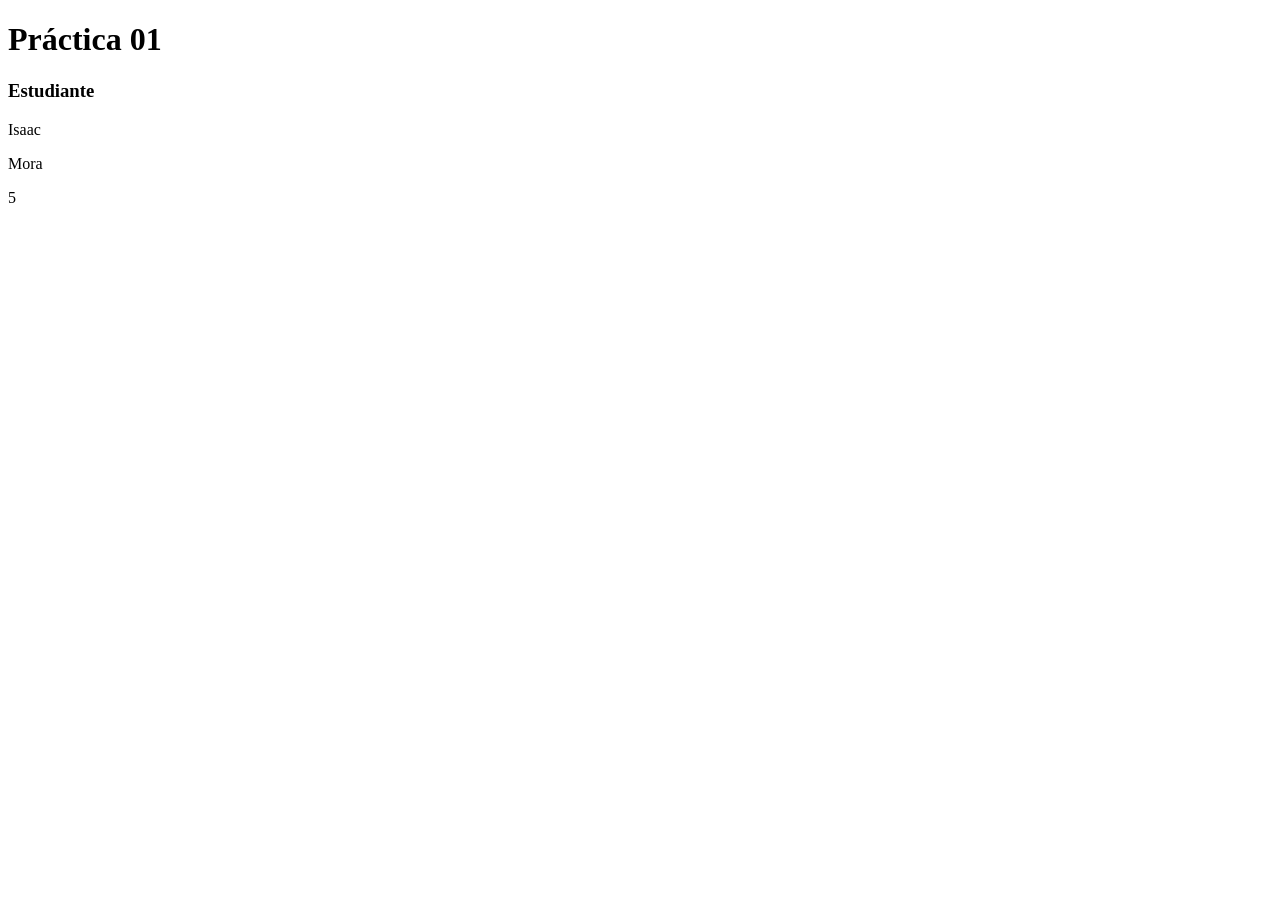
<file: 01-sintaxis/index.html>
<!DOCTYPE html>
<html lang="es">
<head>
    <meta charset="UTF-8">
    <meta name="viewport" content="width=device-width, initial-scale=1.0">
    <title>01-Sintaxis</title>
    <script src="js/app.js" defer></script>
</head>
<body>
    <h1>Práctica 01</h1>
    <section id="info">
        <div class="card">
            <h3>Estudiante</h3>
            <p id="nombre"></p>
            <p id="apellido"></p>
            <p id="ciclo"></p>
        </div>
    </section>
</body>
</html>
</file>
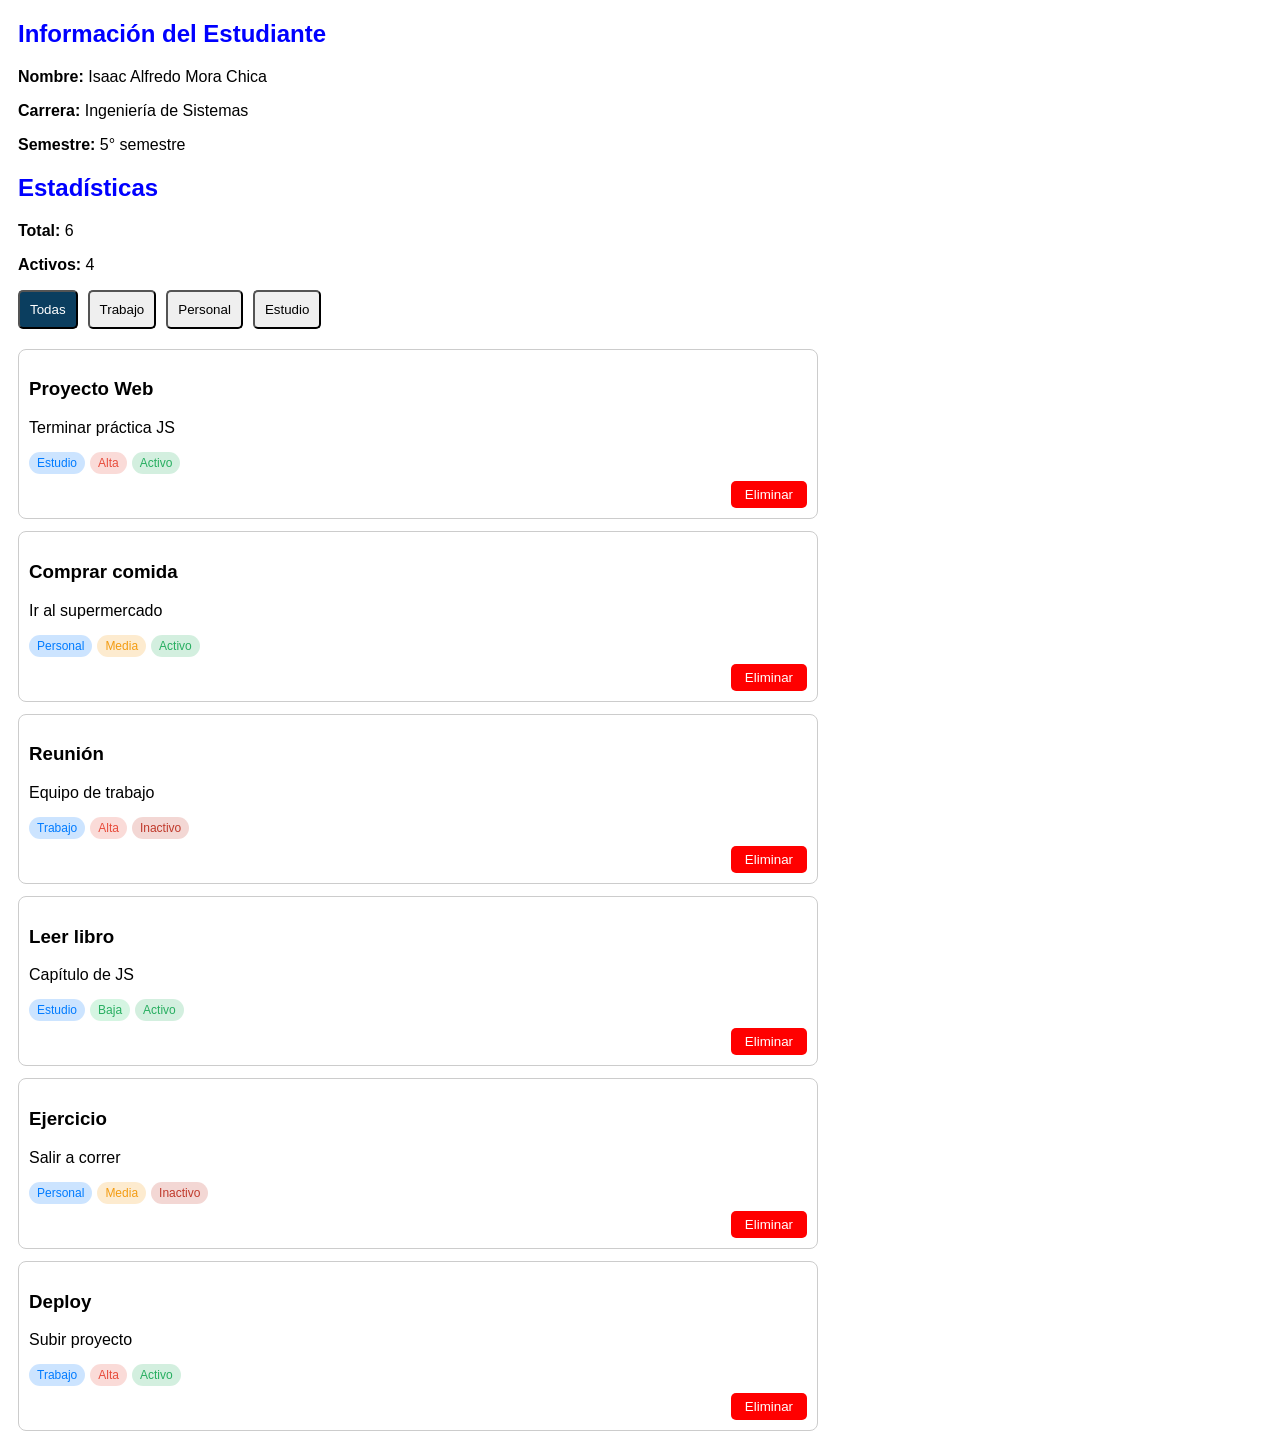
<file: 02-dom-basico/index.html>
<!DOCTYPE html>
<html lang="es">

<head>
    <meta charset="UTF-8">
    <meta name="viewport" content="width=device-width, initial-scale=1.0">
    <title>Práctica 2 - DOM</title>
    <script src="js/app.js" defer></script>
    <link rel="stylesheet" href="css/styles.css">

<body>
    <div id="app">

        <div class="info-estudiante">
            <h2>Información del Estudiante</h2>
            <p><strong>Nombre:</strong> <span id="estudiante-nombre"></span></p>
            <p><strong>Carrera:</strong> <span id="estudiante-carrera"></span></p>
            <p><strong>Semestre:</strong> <span id="estudiante-semestre"></span></p>
        </div>

        <div class="estadisticas">
            <h2>Estadísticas</h2>
            <p><strong>Total:</strong> <span id="total-elementos"></span></p>
            <p><strong>Activos:</strong> <span id="elementos-activos"></span></p>
        </div>

        <div class="filtros">
            <button class="btn-filtro btn-filtro-activo" data-categoria="todas">Todas</button>
            <button class="btn-filtro" data-categoria="Trabajo">Trabajo</button>
            <button class="btn-filtro" data-categoria="Personal">Personal</button>
            <button class="btn-filtro" data-categoria="Estudio">Estudio</button>
        </div>

        <div id="contenedor-lista">

            <!-- Las tarjetas se insertarán aquí -->
        </div>

    </div>

    
</body>

</html>
</file>
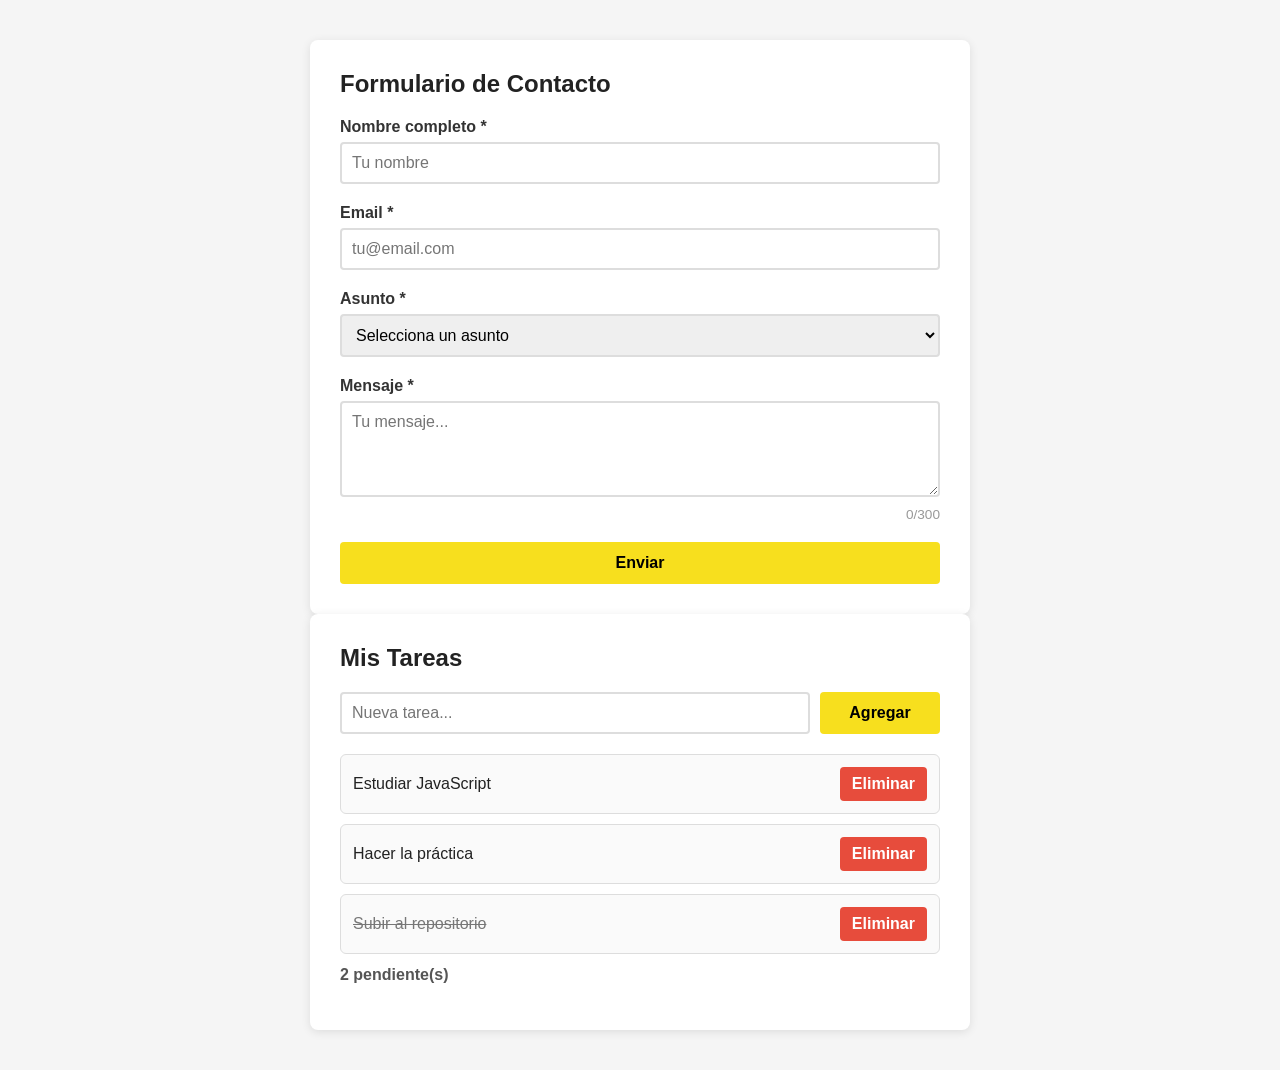
<file: 03-eventos/index.html>
<!DOCTYPE html>
<html lang="es">

<head>
    <meta charset="UTF-8">
    <meta name="viewport" content="width=device-width, initial-scale=1.0">
    <title>Práctica 3 - Eventos</title>
    <link rel="stylesheet" href="css/styles.css">
    <script src="js/app.js" defer></script>
</head>

<body>
    <section class="container">
        <h1>Formulario de Contacto</h1>

        <form id="formulario" novalidate>
            <div class="form-group">
                <label for="nombre">Nombre completo *</label>
                <input type="text" id="nombre" placeholder="Tu nombre">
                <p class="error-msg" id="error-nombre">El nombre es obligatorio y debe tener al menos 3 caracteres</p>
            </div>

            <div class="form-group">
                <label for="email">Email *</label>
                <input type="email" id="email" placeholder="tu@email.com">
                <p class="error-msg" id="error-email">Ingresa un email válido</p>
            </div>

            <div class="form-group">
                <label for="asunto">Asunto *</label>
                <select id="asunto">
                    <option value="">Selecciona un asunto</option>
                    <option value="consulta">Consulta general</option>
                    <option value="soporte">Soporte técnico</option>
                    <option value="sugerencia">Sugerencia</option>
                </select>
                <p class="error-msg" id="error-asunto">Selecciona un asunto</p>
            </div>

            <div class="form-group">
                <label for="mensaje">Mensaje *</label>
                <textarea id="mensaje" rows="4" maxlength="300" placeholder="Tu mensaje..."></textarea>
                <p class="char-count"><span id="chars">0</span>/300</p>
                <p class="error-msg" id="error-mensaje">El mensaje debe tener al menos 10 caracteres</p>
            </div>

            <button type="submit">Enviar</button>
        </form>

        <div id="resultado"></div>
    </section>

    <!-- SECCIÓN 2: TAREAS -->
    <section class="container">
        <h2>Mis Tareas</h2>

        <div class="input-group">
            <input type="text" id="nueva-tarea" placeholder="Nueva tarea...">
            <button type="button" id="btn-agregar" data-action="agregar">Agregar</button>
        </div>

        <ul id="lista-tareas"></ul>
        <p id="contador-tareas">0 pendiente(s)</p>
    </section>
</body>

</html>
</file>
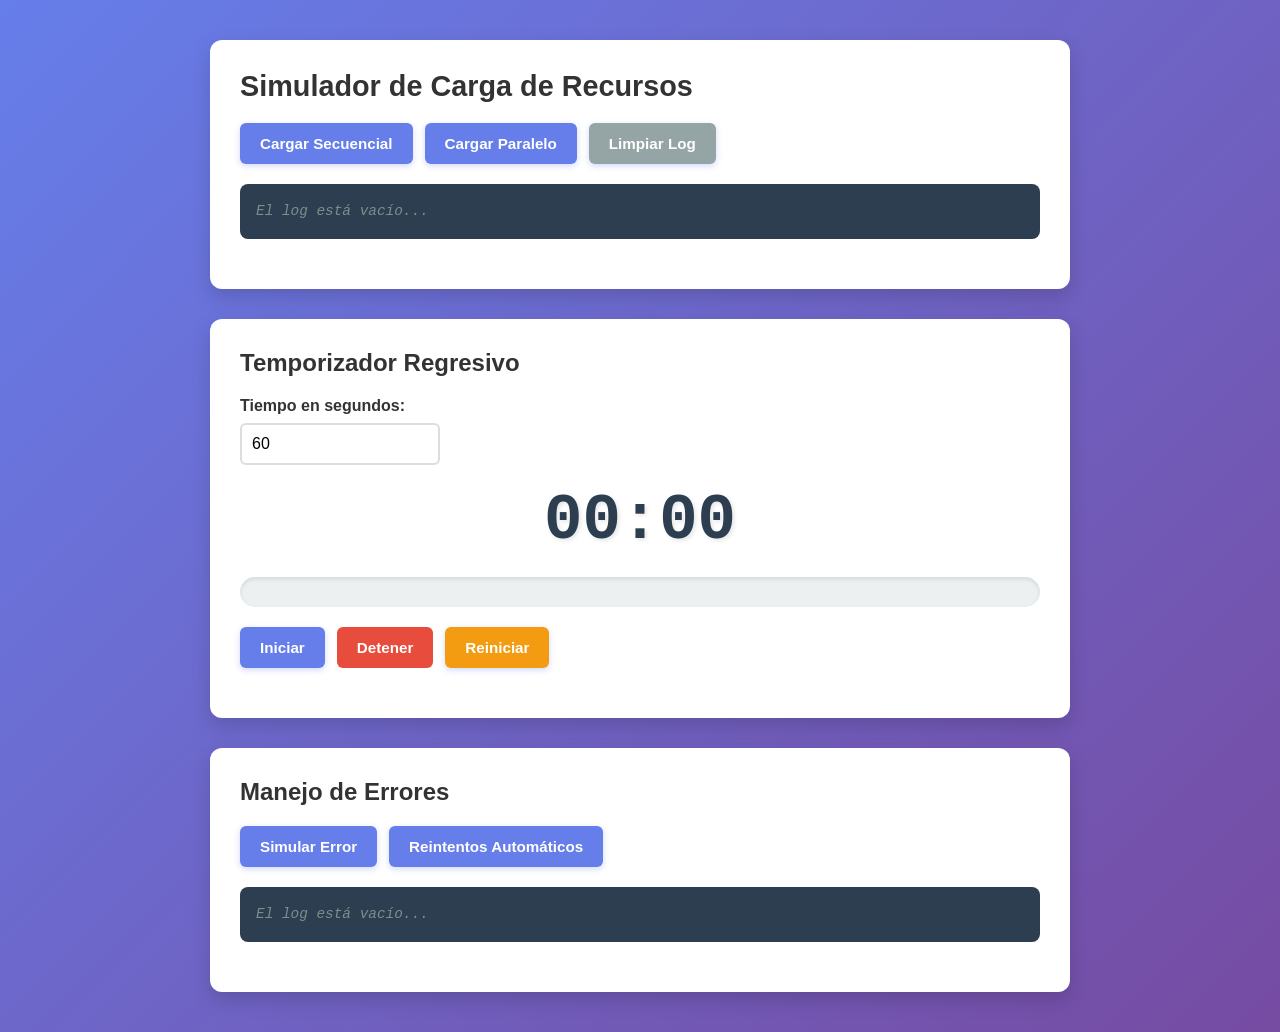
<file: 05-asincronía/index.html>
<!DOCTYPE html>
<html lang="es">
<head>
  <meta charset="UTF-8">
  <meta name="viewport" content="width=device-width, initial-scale=1.0">
  <title>Práctica 5 - Asincronía</title>
  <link rel="stylesheet" href="css/styles.css">
</head>
<body>
  <main class="page">
    <!-- SECCIÓN 1: CARGA SECUENCIAL VS PARALELA -->
    <section class="container">
      <h1>Simulador de Carga de Recursos</h1>
      
      <div class="button-group">
        <button type="button" id="btn-secuencial">Cargar Secuencial</button>
        <button type="button" id="btn-paralelo">Cargar Paralelo</button>
        <button type="button" id="btn-limpiar">Limpiar Log</button>
      </div>

      <div id="log" class="log"></div>
      
      <div id="resultados" class="resultados"></div>
    </section>

    <!-- SECCIÓN 2: TEMPORIZADOR -->
    <section class="container">
      <h2>Temporizador Regresivo</h2>

      <div class="form-group">
        <label for="input-tiempo">Tiempo en segundos:</label>
        <input type="number" id="input-tiempo" value="60" min="1" max="600">
      </div>

      <div id="display" class="display">00:00</div>

      <div class="progress-container">
        <div id="barra-progreso" class="progress-bar"></div>
      </div>

      <div class="button-group">
        <button type="button" id="btn-iniciar">Iniciar</button>
        <button type="button" id="btn-detener">Detener</button>
        <button type="button" id="btn-reiniciar">Reiniciar</button>
      </div>
    </section>

    <!-- SECCIÓN 3: MANEJO DE ERRORES -->
    <section class="container">
      <h2>Manejo de Errores</h2>

      <div class="button-group">
        <button type="button" id="btn-error">Simular Error</button>
        <button type="button" id="btn-reintentos">Reintentos Automáticos</button>
      </div>

      <div id="log-errores" class="log"></div>
    </section>
  </main>

  <script defer src="js/app.js"></script>
</body>
</html>
</file>
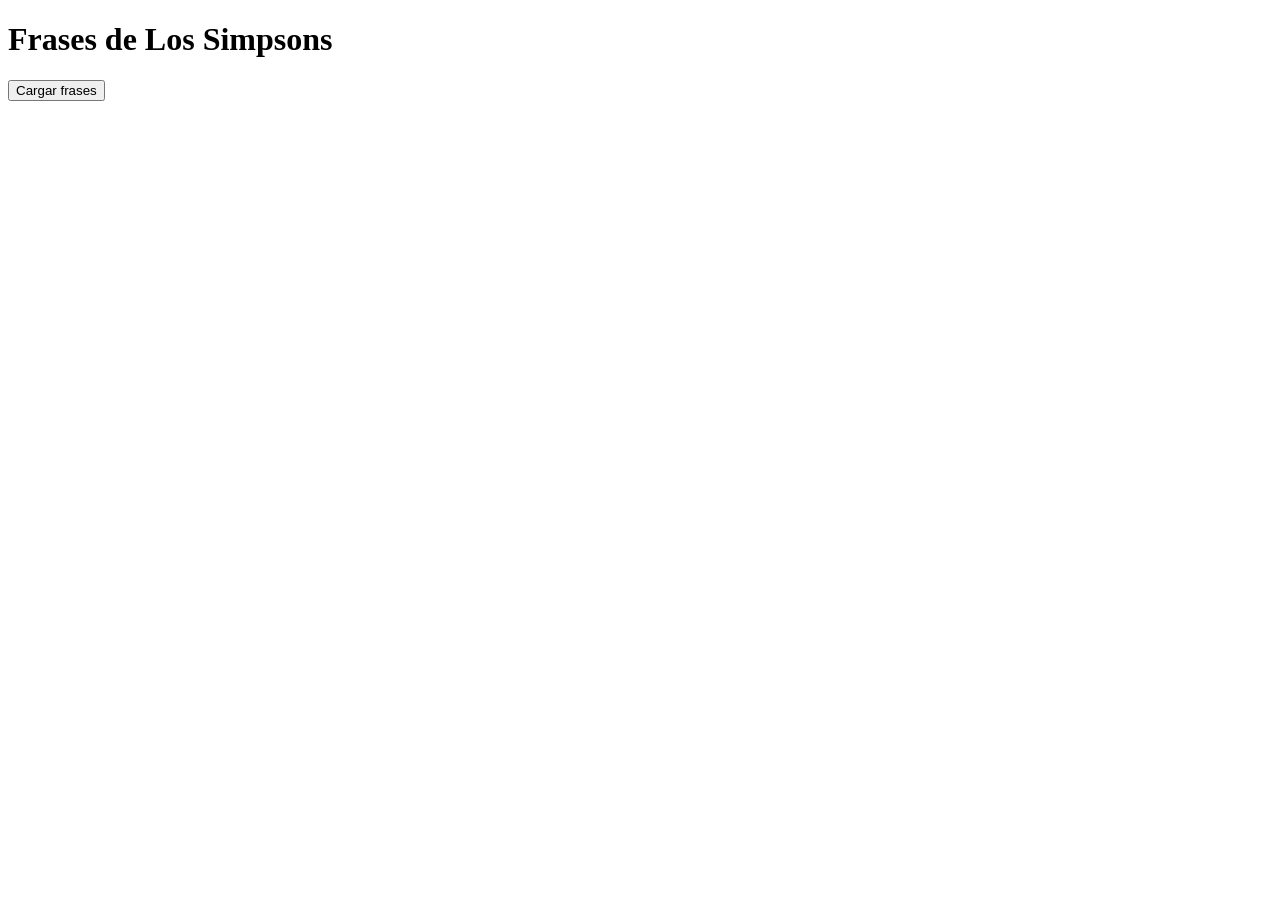
<file: 06-fetch-api-ejemplo/index.html>
<!DOCTYPE html>
<html lang="es">
<head>
  <meta charset="UTF-8">
  <title>Fetch Simpsons</title>
  <link rel="stylesheet" href="styles.css">
</head>
<body>

  <h1>Frases de Los Simpsons</h1>

  <button id="btn-cargar">Cargar frases</button>

  <div id="loading" class="loading oculto">Cargando...</div>

  <div id="contenedor"></div>

  <script src="app.js"></script>
</body>
</html>
</file>
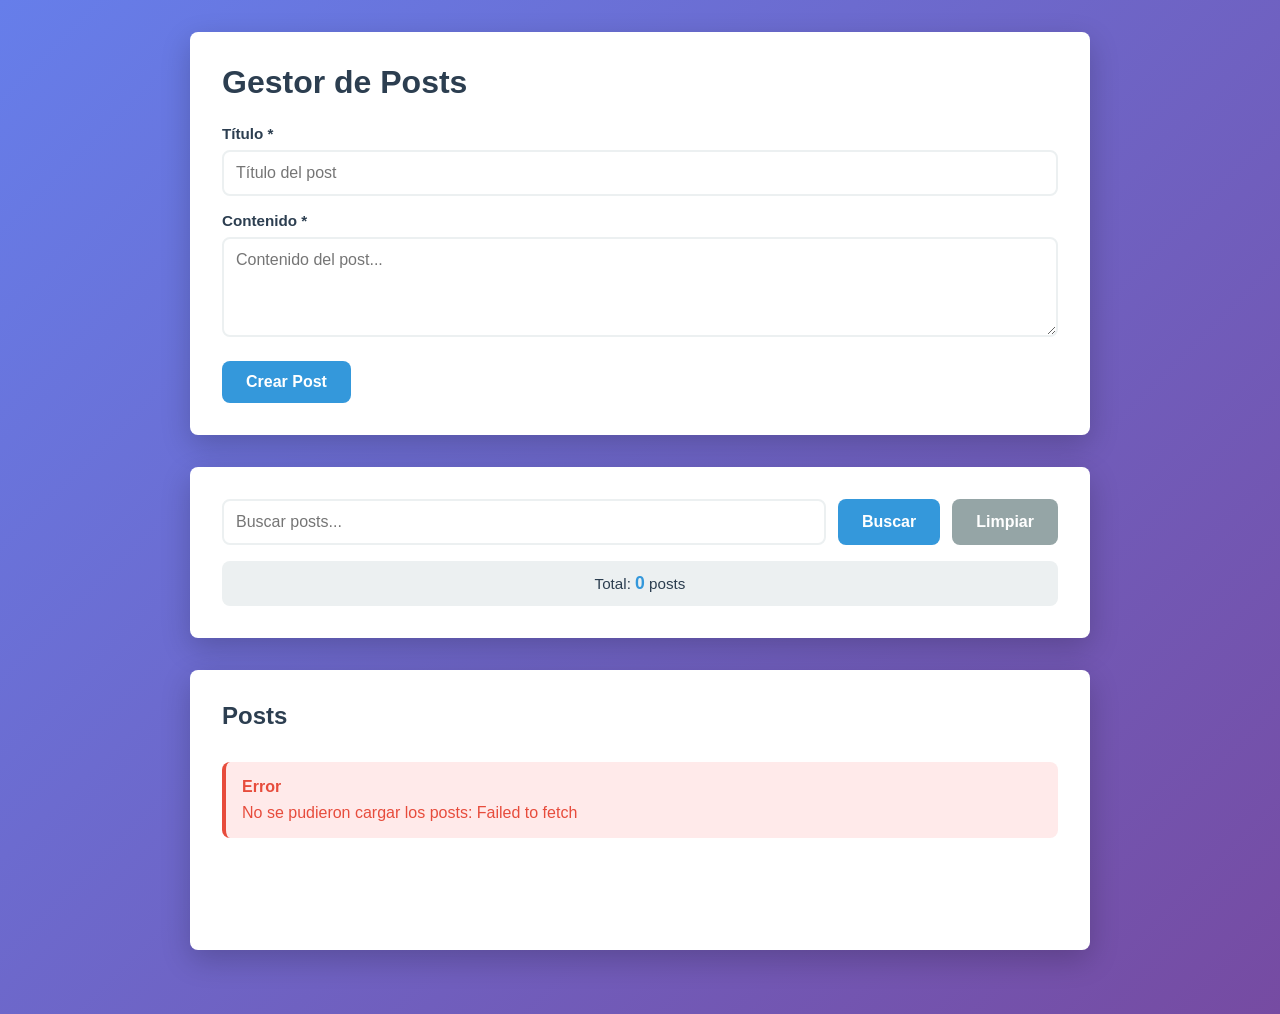
<file: 06-fetch-api/index.html>
<!DOCTYPE html>
<html lang="es">
<head>
  <meta charset="UTF-8">
  <meta name="viewport" content="width=device-width, initial-scale=1.0">
  <title>Práctica 6 - Fetch API</title>
  <link rel="stylesheet" href="css/styles.css">
</head>
<body>
  <main class="page">
    <!-- SECCIÓN 1: FORMULARIO -->
    <section class="container">
      <h1>Gestor de Posts</h1>
      
      <form id="form-post" class="form-post">
        <input type="hidden" id="post-id">
        
        <div class="form-group">
          <label for="titulo">Título *</label>
          <input type="text" id="titulo" placeholder="Título del post" required>
        </div>

        <div class="form-group">
          <label for="contenido">Contenido *</label>
          <textarea id="contenido" rows="4" placeholder="Contenido del post..." required></textarea>
        </div>

        <div class="form-actions">
          <button type="submit" id="btn-submit">Crear Post</button>
          <button type="button" id="btn-cancelar" class="btn-secondary" style="display: none;">Cancelar</button>
        </div>
      </form>
    </section>

    <!-- SECCIÓN 2: FILTROS Y BÚSQUEDA -->
    <section class="container">
      <div class="search-bar">
        <input type="search" id="input-buscar" placeholder="Buscar posts...">
        <button type="button" id="btn-buscar">Buscar</button>
        <button type="button" id="btn-limpiar" class="btn-secondary">Limpiar</button>
      </div>
      
      <div class="stats">
        <p id="contador">Total: <strong>0</strong> posts</p>
      </div>
    </section>

    <!-- SECCIÓN 3: LISTA DE POSTS -->
    <section class="container">
      <h2>Posts</h2>
      
      <div id="lista-posts" class="lista-posts">
        <!-- Los posts se renderizan aquí dinámicamente -->
      </div>

      <div id="mensaje-estado" class="mensaje-estado"></div>
    </section>
  </main>

  <script defer src="js/apiService.js"></script>
  <script defer src="js/components.js"></script>
  <script defer src="js/app.js"></script>
</body>
</html>
</file>
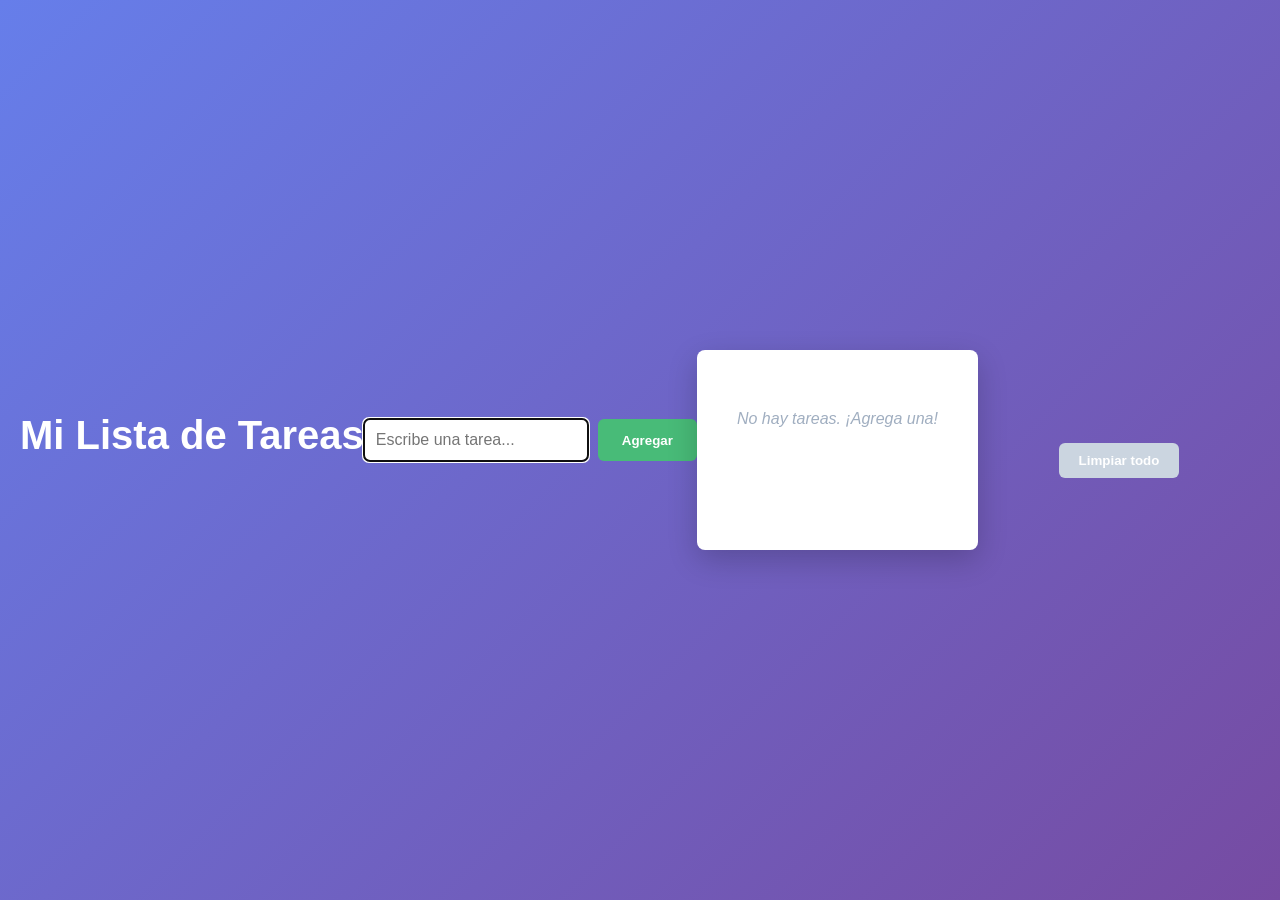
<file: 07-storage-ejemplo/index.html>
<!DOCTYPE html>
<html lang="es">
<head>
  <meta charset="UTF-8">
  <title>Web Storage - Lista de Tareas</title>
  <link rel="stylesheet" href="styles.css">
</head>
<body>

  <h1>Mi Lista de Tareas</h1>

  <div class="formulario">
    <input 
      type="text" 
      id="input-tarea" 
      placeholder="Escribe una tarea..."
      autocomplete="off"
    >
    <button id="btn-agregar">Agregar</button>
  </div>

  <div id="lista-tareas" class="lista-tareas"></div>

  <button id="btn-limpiar" class="btn-limpiar">Limpiar todo</button>

  <script src="app.js"></script>
</body>
</html>
</file>
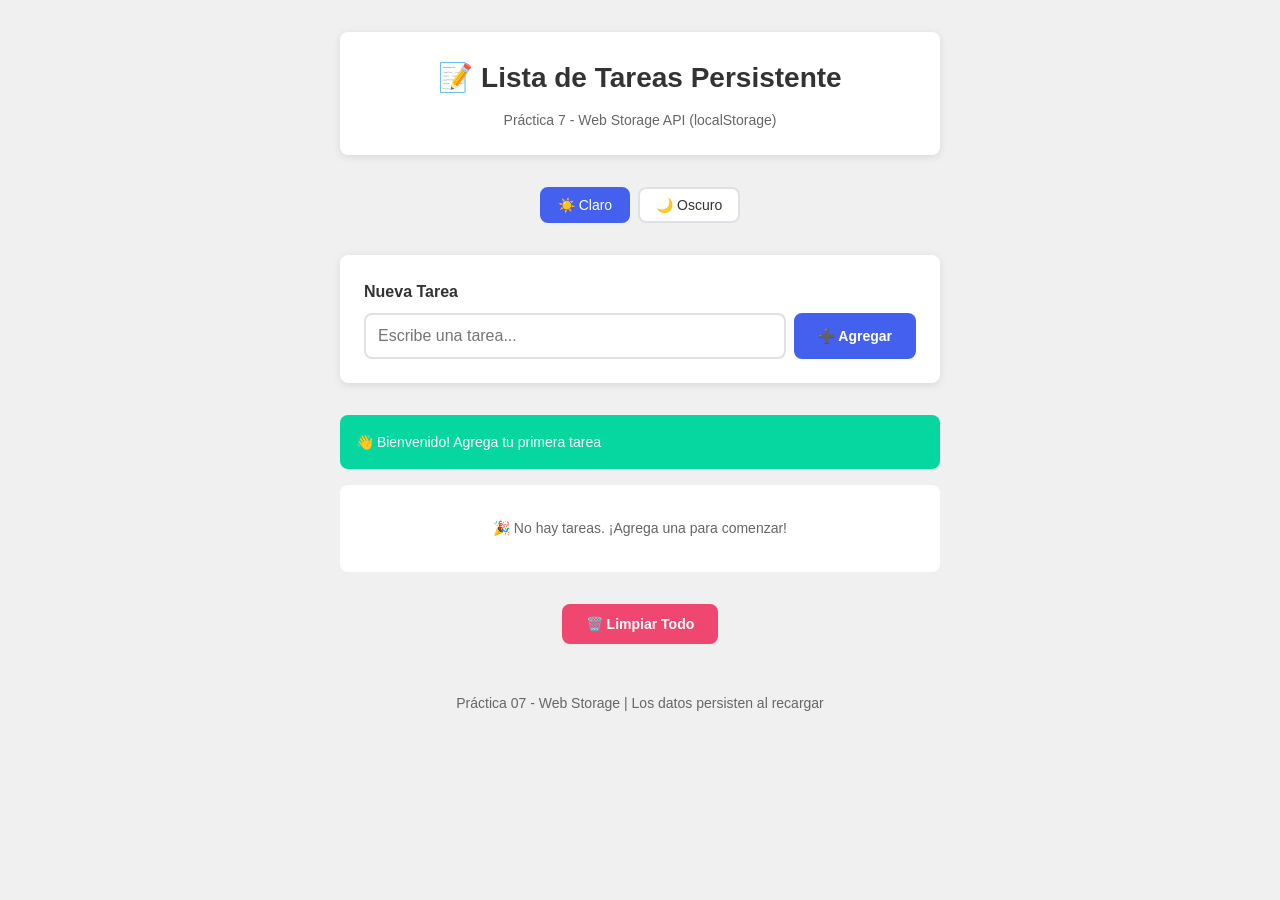
<file: 07-storage/index.html>
<!DOCTYPE html>
<html lang="es">
<head>
  <meta charset="UTF-8">
  <meta name="viewport" content="width=device-width, initial-scale=1.0">
  <title>Práctica 07 - Web Storage | Lista de Tareas</title>
  <link rel="stylesheet" href="css/styles.css">
</head>
<body>
  <div class="container">
    <!-- Header -->
    <header class="header">
      <h1 class="header__title">📝 Lista de Tareas Persistente</h1>
      <p class="header__subtitle">Práctica 7 - Web Storage API (localStorage)</p>
    </header>

    <!-- Selector de tema simple -->
    <section class="theme-selector">
      <button class="theme-btn theme-btn--active" data-theme="claro">☀️ Claro</button>
      <button class="theme-btn" data-theme="oscuro">🌙 Oscuro</button>
    </section>

    <!-- Formulario para crear tarea -->
    <section class="form-section">
      <form class="task-form" id="form-tarea">
        <div class="form-group">
          <label for="input-tarea" class="form-label">Nueva Tarea</label>
          <div class="form-input-group">
            <input 
              type="text" 
              id="input-tarea" 
              class="form-input" 
              placeholder="Escribe una tarea..." 
              maxlength="100"
              required
              autocomplete="off"
            >
            <button type="submit" class="btn btn--primary">
              ➕ Agregar
            </button>
          </div>
        </div>
      </form>
    </section>

    <!-- Mensaje de estado -->
    <div id="mensaje-estado" class="mensaje oculto"></div>

    <!-- Lista de tareas -->
    <section class="tasks-section">
      <ul class="tasks-list" id="lista-tareas">
        <!-- Las tareas se renderizan aquí -->
      </ul>
    </section>

    <!-- Botón limpiar todo -->
    <section class="actions">
      <button class="btn btn--danger" id="btn-limpiar">
        🗑️ Limpiar Todo
      </button>
    </section>

    <!-- Footer -->
    <footer class="footer">
      <p>Práctica 07 - Web Storage | Los datos persisten al recargar</p>
    </footer>
  </div>

  <!-- Scripts -->
  <script src="js/storage.js"></script>
  <script src="js/app.js"></script>
</body>
</html>
</file>
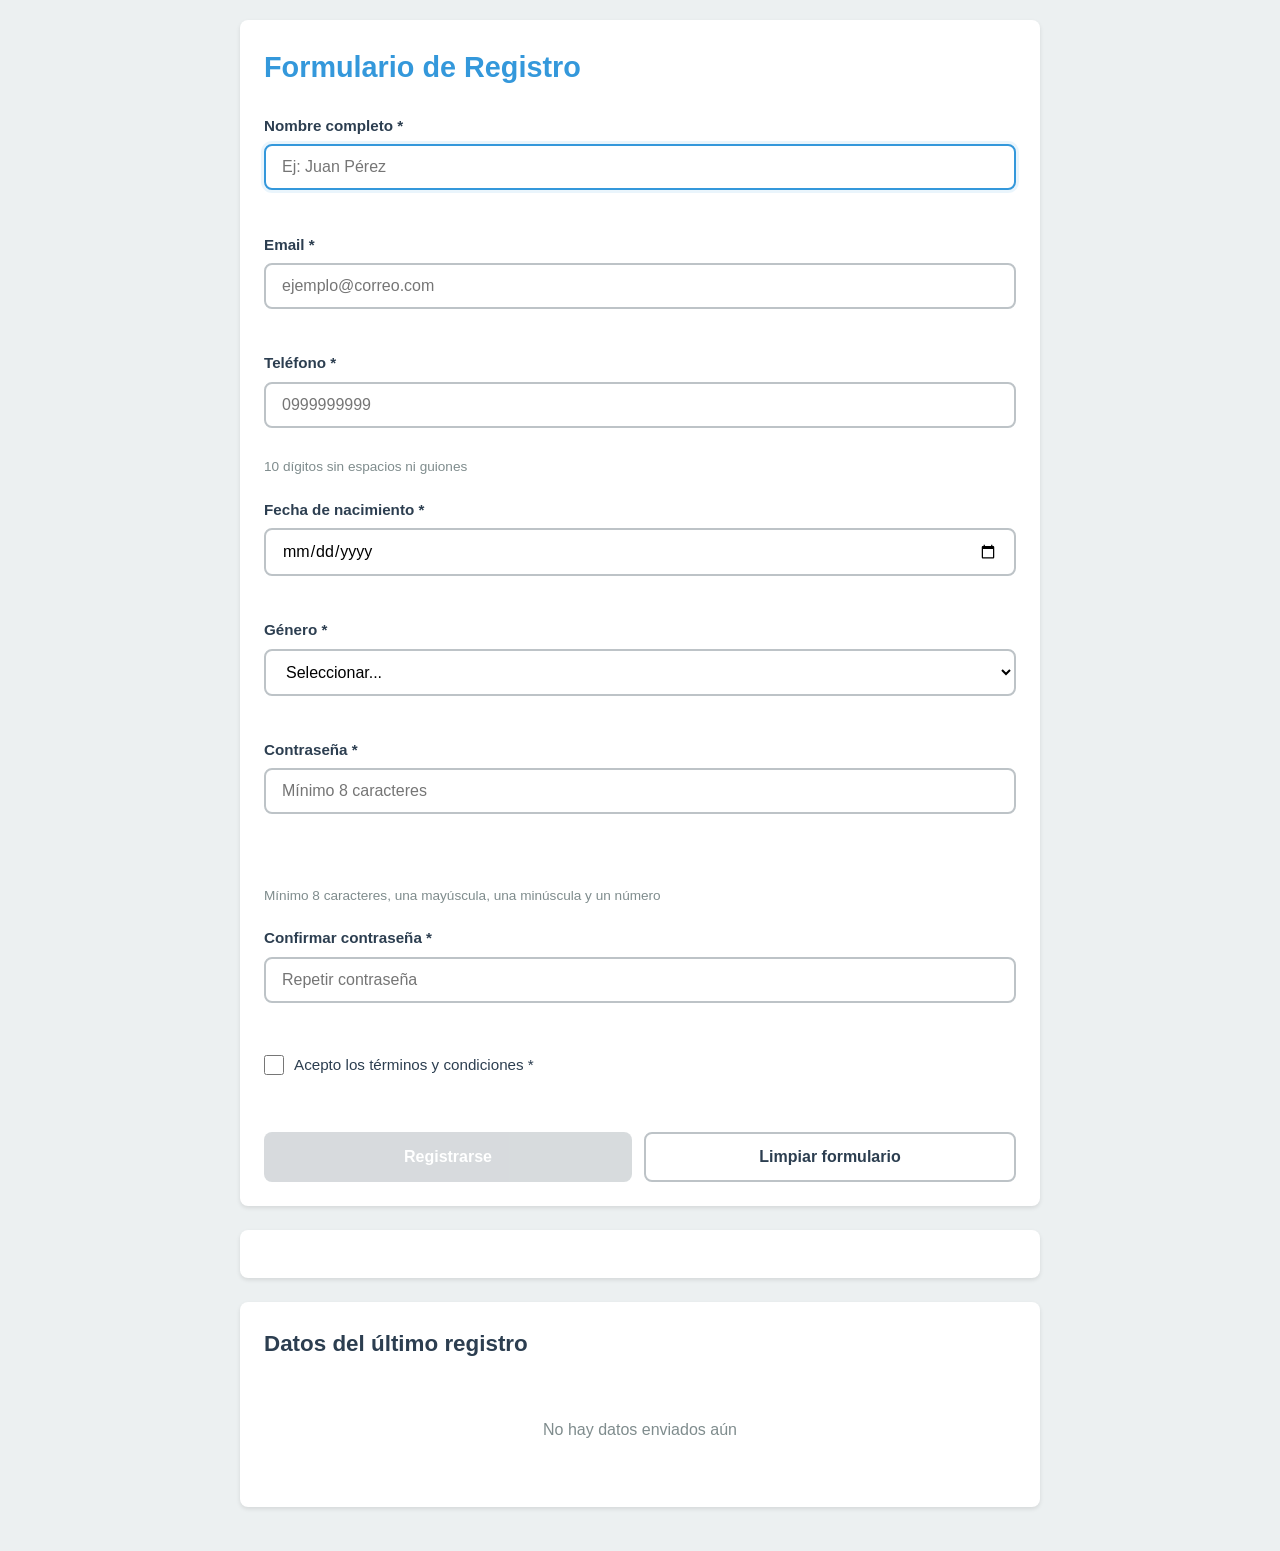
<file: 08-formularios-validacion/index.html>
<!DOCTYPE html>
<html lang="es">
<head>
  <meta charset="UTF-8">
  <meta name="viewport" content="width=device-width, initial-scale=1.0">
  <title>Práctica 8 - Formularios y Validación</title>
  <link rel="stylesheet" href="css/styles.css">
</head>
<body>
  <main class="page">
    <!-- SECCIÓN 1: FORMULARIO DE REGISTRO -->
    <section class="container">
      <h1>Formulario de Registro</h1>
      
      <form id="form-registro" class="form-registro" novalidate>
        
        <div class="form-group">
          <label for="nombre">Nombre completo *</label>
          <input 
            type="text" 
            id="nombre" 
            name="nombre" 
            placeholder="Ej: Juan Pérez" 
            required 
            minlength="3"
            maxlength="50">
          <div class="error-mensaje"></div>
        </div>

        <div class="form-group">
          <label for="email">Email *</label>
          <input 
            type="email" 
            id="email" 
            name="email" 
            placeholder="ejemplo@correo.com" 
            required>
          <div class="error-mensaje"></div>
        </div>

        <div class="form-group">
          <label for="telefono">Teléfono *</label>
          <input 
            type="tel" 
            id="telefono" 
            name="telefono" 
            placeholder="0999999999" 
            required
            pattern="[0-9]{10}">
          <div class="error-mensaje"></div>
          <small class="help-text">10 dígitos sin espacios ni guiones</small>
        </div>

        <div class="form-group">
          <label for="fecha_nacimiento">Fecha de nacimiento *</label>
          <input 
            type="date" 
            id="fecha_nacimiento" 
            name="fecha_nacimiento" 
            required>
          <div class="error-mensaje"></div>
        </div>

        <div class="form-group">
          <label for="genero">Género *</label>
          <select id="genero" name="genero" required>
            <option value="">Seleccionar...</option>
            <option value="masculino">Masculino</option>
            <option value="femenino">Femenino</option>
            <option value="otro">Otro</option>
            <option value="prefiero_no_decir">Prefiero no decir</option>
          </select>
          <div class="error-mensaje"></div>
        </div>

        <div class="form-group">
          <label for="password">Contraseña *</label>
          <input 
            type="password" 
            id="password" 
            name="password" 
            placeholder="Mínimo 8 caracteres" 
            required 
            minlength="8">
          <div class="password-strength" id="password-strength"></div>
          <div class="error-mensaje"></div>
          <small class="help-text">Mínimo 8 caracteres, una mayúscula, una minúscula y un número</small>
        </div>

        <div class="form-group">
          <label for="confirmar_password">Confirmar contraseña *</label>
          <input 
            type="password" 
            id="confirmar_password" 
            name="confirmar_password" 
            placeholder="Repetir contraseña" 
            required>
          <div class="error-mensaje"></div>
        </div>

        <div class="form-group form-group-checkbox">
          <label class="checkbox-label">
            <input 
              type="checkbox" 
              id="terminos" 
              name="terminos" 
              required>
            <span>Acepto los términos y condiciones *</span>
          </label>
          <div class="error-mensaje"></div>
        </div>

        <div class="form-actions">
          <button type="submit" id="btn-enviar" class="btn-submit">
            Registrarse
          </button>
          <button type="button" id="btn-limpiar" class="btn-secondary">
            Limpiar formulario
          </button>
        </div>
      </form>
    </section>

    <!-- SECCIÓN 2: MENSAJES DE ESTADO -->
    <section class="container">
      <div id="mensaje-estado" class="mensaje-estado oculto"></div>
    </section>

    <!-- SECCIÓN 3: DATOS ENVIADOS (solo para demostración) -->
    <section class="container">
      <h2>Datos del último registro</h2>
      <div id="resultado-registro" class="resultado-vacio">
        <p>No hay datos enviados aún</p>
      </div>
    </section>
  </main>

  <script defer src="js/validacion.js"></script>
  <script defer src="js/components.js"></script>
  <script defer src="js/app.js"></script>
</body>
</html>
</file>
<file: 02-dom-basico/css/styles.css>
body{
    font-family: Arial, Helvetica, sans-serif
   
}

h2{
    color: blue;
}  

.btn-filtro{
    border-radius: 5px;
    padding: 10px;

}

.filtros{
    display: flex;
    gap: 10px;
    margin-bottom: 20px;
}

.btn-filtro-activo {
    background-color: #0b3e5f;
    color: white;
}

.btn-eliminar{
    background-color: red;
    color: white;
    border-radius: 5px;
    padding: 6px 14px;
    border: none;
    cursor: pointer;
}

.card {
    border: 1px solid #ccc;  
    border-radius: 8px;      
    padding: 10px;    
    margin-bottom: 12px;  

}

.card-actions{
    margin-top: 10px;
    display: flex;
    justify-content: flex-end;
}

#app{
    max-width: 800px;
}

.badge{
    background-color: rgba(0, 0, 0, 0.05); 
    padding: 4px 8px;
    border-radius: 999px;  
    font-size: 12px;
    margin-right: 5px;    
}

.prioridad-alta{
    background-color: rgba(231, 76, 60, 0.2);
    color: #e74c3c;
}

.prioridad-media{
    background-color: rgba(243, 156, 18, 0.2);
    color: #f39c12;
}

.prioridad-baja{
    background-color: rgba(46, 204, 113, 0.2);
    color: #27ae60;
}

.estado-activo{
    background-color: rgba(39, 174, 96, 0.2);
    color: #27ae60;
}

.estado-inactivo{
    background-color: rgba(192, 57, 43, 0.2);
    color: #c0392b;
}

button:hover{
    transform: scale(1.05);
}

.badge-categoria{
    background-color: rgba(0, 123, 255, 0.2);
    color: #007bff;
}

#app{
    max-width: 800px;
    padding-left: 10px;  /* en lugar de margin en contenedor */
}
</file>
<file: 03-eventos/css/styles.css>
* {
    box-sizing: border-box;
}

body {
    font-family: Arial, sans-serif;
    max-width: 700px;
    margin: 40px auto;
    padding: 0 20px;
    background: #f5f5f5;
    color: #222;
}

.page {
    display: flex;
    flex-direction: column;
    gap: 24px;
}

.container {
    background: #ffffff;
    padding: 30px;
    border-radius: 8px;
    box-shadow: 0 2px 10px rgba(0, 0, 0, 0.1);
}

h1,
h2 {
    margin-top: 0;
    margin-bottom: 20px;
}

.form-group {
    margin-bottom: 20px;
}

label {
    display: block;
    margin-bottom: 6px;
    font-weight: bold;
    color: #333;
}

input,
select,
textarea,
button {
    font: inherit;
}

input,
select,
textarea {
    width: 100%;
    padding: 10px;
    border: 2px solid #ddd;
    border-radius: 4px;
    transition: border-color 0.2s ease, box-shadow 0.2s ease;
}

input:focus,
select:focus,
textarea:focus {
    border-color: #f7df1e;
    outline: none;
    box-shadow: 0 0 0 3px rgba(247, 223, 30, 0.2);
}

.error {
    border-color: #e74c3c !important;
}

.error-msg {
    display: none;
    margin-top: 6px;
    margin-bottom: 0;
    color: #e74c3c;
    font-size: 0.85rem;
}

.error-msg.visible {
    display: block;
}

.char-count {
    text-align: right;
    color: #999;
    font-size: 0.85rem;
    margin-top: 6px;
    margin-bottom: 0;
}

button {
    border: none;
    border-radius: 4px;
    padding: 12px 16px;
    background: #f7df1e;
    cursor: pointer;
    font-weight: bold;
    transition: background 0.2s ease, transform 0.2s ease;
}

button:hover {
    background: #e6cf1a;
}

button:active {
    transform: scale(0.98);
}

form button[type="submit"] {
    width: 100%;
}

#resultado {
    display: none;
    margin-top: 20px;
    padding: 15px;
    background: #e8f5e9;
    border-radius: 4px;
    border: 1px solid #c8e6c9;
}

#resultado.visible {
    display: block;
}

#resultado strong {
    display: block;
    margin-bottom: 10px;
}

#resultado p {
    margin: 6px 0;
}

.input-group {
    display: flex;
    gap: 10px;
    margin-bottom: 20px;
}

.input-group input {
    flex: 1;
}

#btn-agregar {
    min-width: 120px;
}

#lista-tareas {
    list-style: none;
    padding: 0;
    margin: 0;
}

.tarea-item {
    display: flex;
    align-items: center;
    justify-content: space-between;
    gap: 10px;
    padding: 12px;
    border: 1px solid #ddd;
    border-radius: 6px;
    background: #fafafa;
    margin-bottom: 10px;
}

.tarea-texto {
    flex: 1;
    cursor: pointer;
}

.tarea-item.completada .tarea-texto {
    text-decoration: line-through;
    color: #777;
}

.btn-eliminar {
    background: #e74c3c;
    color: #fff;
    padding: 8px 12px;
}

.btn-eliminar:hover {
    background: #cf3f31;
}

.estado-vacio {
    padding: 14px;
    border: 1px dashed #bbb;
    border-radius: 6px;
    text-align: center;
    color: #666;
    background: #fcfcfc;
}

#contador-tareas {
    margin-top: 12px;
    color: #555;
    font-weight: bold;
}

@media (max-width: 600px) {
    body {
        margin: 20px auto;
        padding: 0 12px;
    }

    .container {
        padding: 20px;
    }

    .input-group {
        flex-direction: column;
    }

    #btn-agregar {
        width: 100%;
    }

    .tarea-item {
        flex-direction: column;
        align-items: stretch;
    }

    .btn-eliminar {
        width: 100%;
    }
}
</file>
<file: 05-asincronía/css/styles.css>
* {
    box-sizing: border-box;
}

body {
    font-family: 'Segoe UI', Tahoma, Geneva, Verdana, sans-serif;
    max-width: 900px;
    margin: 40px auto;
    padding: 0 20px;
    background: linear-gradient(135deg, #667eea 0%, #764ba2 100%);
    color: #222;
    min-height: 100vh;
}

.page {
    display: flex;
    flex-direction: column;
    gap: 30px;
}

.container {
    background: #ffffff;
    padding: 30px;
    border-radius: 12px;
    box-shadow: 0 8px 20px rgba(0, 0, 0, 0.15);
}

h1,
h2 {
    margin-top: 0;
    margin-bottom: 20px;
    color: #333;
}

h1 {
    font-size: 1.8rem;
}

h2 {
    font-size: 1.5rem;
}

/* Botones */
.button-group {
    display: flex;
    gap: 12px;
    margin-bottom: 20px;
    flex-wrap: wrap;
}

button {
    border: none;
    border-radius: 6px;
    padding: 12px 20px;
    background: #667eea;
    color: white;
    cursor: pointer;
    font-weight: 600;
    font-size: 0.95rem;
    transition: all 0.3s ease;
    box-shadow: 0 2px 6px rgba(102, 126, 234, 0.3);
}

button:hover {
    background: #5568d3;
    transform: translateY(-2px);
    box-shadow: 0 4px 12px rgba(102, 126, 234, 0.4);
}

button:active {
    transform: translateY(0);
}

button:disabled {
    background: #ccc;
    cursor: not-allowed;
    transform: none;
    box-shadow: none;
}

#btn-limpiar {
    background: #95a5a6;
}

#btn-limpiar:hover {
    background: #7f8c8d;
}

#btn-detener {
    background: #e74c3c;
}

#btn-detener:hover {
    background: #c0392b;
}

#btn-reiniciar {
    background: #f39c12;
}

#btn-reiniciar:hover {
    background: #d68910;
}

/* Log */
.log {
    background: #2c3e50;
    color: #ecf0f1;
    padding: 16px;
    border-radius: 8px;
    font-family: 'Courier New', monospace;
    font-size: 0.9rem;
    max-height: 300px;
    overflow-y: auto;
    margin-bottom: 20px;
    line-height: 1.6;
}

.log:empty::before {
    content: 'El log está vacío...';
    color: #7f8c8d;
    font-style: italic;
}

.log-item {
    padding: 6px 0;
    border-bottom: 1px solid rgba(255, 255, 255, 0.1);
}

.log-item:last-child {
    border-bottom: none;
}

.log-info {
    color: #3498db;
}

.log-success {
    color: #2ecc71;
}

.log-error {
    color: #e74c3c;
}

.log-warning {
    color: #f39c12;
}

/* Resultados */
.resultados {
    display: none;
    background: #ecf0f1;
    padding: 16px;
    border-radius: 8px;
    border-left: 4px solid #667eea;
}

.resultados.visible {
    display: block;
}

.resultados h3 {
    margin-top: 0;
    margin-bottom: 12px;
    color: #2c3e50;
}

.resultados p {
    margin: 8px 0;
    color: #34495e;
    font-weight: 500;
}

/* Formulario */
.form-group {
    margin-bottom: 20px;
}

label {
    display: block;
    margin-bottom: 8px;
    font-weight: 600;
    color: #333;
}

input[type="number"] {
    width: 100%;
    max-width: 200px;
    padding: 10px;
    border: 2px solid #ddd;
    border-radius: 6px;
    font-size: 1rem;
    transition: border-color 0.3s ease;
}

input[type="number"]:focus {
    border-color: #667eea;
    outline: none;
    box-shadow: 0 0 0 3px rgba(102, 126, 234, 0.1);
}

/* Display del temporizador */
.display {
    font-size: 4rem;
    font-weight: 700;
    text-align: center;
    color: #2c3e50;
    margin: 20px 0;
    font-family: 'Courier New', monospace;
    text-shadow: 2px 2px 4px rgba(0, 0, 0, 0.1);
}

.display.alerta {
    color: #e74c3c;
    animation: pulso 0.5s ease-in-out infinite;
}

@keyframes pulso {

    0%,
    100% {
        transform: scale(1);
    }

    50% {
        transform: scale(1.05);
    }
}

/* Barra de progreso */
.progress-container {
    width: 100%;
    height: 30px;
    background: #ecf0f1;
    border-radius: 15px;
    overflow: hidden;
    margin-bottom: 20px;
    box-shadow: inset 0 2px 4px rgba(0, 0, 0, 0.1);
}

.progress-bar {
    height: 100%;
    width: 0%;
    background: linear-gradient(90deg, #667eea 0%, #764ba2 100%);
    transition: width 0.3s ease, background 0.3s ease;
    border-radius: 15px;
    box-shadow: 0 2px 6px rgba(102, 126, 234, 0.4);
}

.progress-bar.alerta {
    background: linear-gradient(90deg, #e74c3c 0%, #c0392b 100%);
}

/* Scrollbar personalizada para el log */
.log::-webkit-scrollbar {
    width: 8px;
}

.log::-webkit-scrollbar-track {
    background: #34495e;
    border-radius: 4px;
}

.log::-webkit-scrollbar-thumb {
    background: #667eea;
    border-radius: 4px;
}

.log::-webkit-scrollbar-thumb:hover {
    background: #5568d3;
}

/* Responsive */
@media (max-width: 600px) {
    body {
        margin: 20px auto;
    }

    .container {
        padding: 20px;
    }

    h1 {
        font-size: 1.5rem;
    }

    h2 {
        font-size: 1.3rem;
    }

    .display {
        font-size: 3rem;
    }

    button {
        padding: 10px 16px;
        font-size: 0.9rem;
    }

    .button-group {
        gap: 8px;
    }
}
</file>
<file: 06-fetch-api-ejemplo/styles.css>
.loading {
    font-weight: bold;
    color: blue;
    margin: 10px 0;
}

.oculto {
    display: none;
}

.card {
    display: flex;
    align-items: flex-start;
    gap: 16px;
    border: 1px solid #ccc;
    padding: 12px;
    margin: 12px 0;
    border-radius: 8px;
}

.card-imagen img {
    width: 100px;
    height: 100px;
    object-fit: cover;
    display: block;
    border-radius: 6px;
}

.card-contenido {
    display: flex;
    flex-direction: column;
    gap: 8px;
}

.card-contenido h3 {
    margin: 0;
}

.card-contenido p {
    margin: 0;
}
</file>
<file: 06-fetch-api/css/styles.css>
/* ===========================
   RESET Y VARIABLES
=========================== */

* {
    margin: 0;
    padding: 0;
    box-sizing: border-box;
}

:root {
    --primary: #3498db;
    --primary-dark: #2980b9;
    --success: #2ecc71;
    --danger: #e74c3c;
    --warning: #f39c12;
    --dark: #2c3e50;
    --gray: #95a5a6;
    --light: #ecf0f1;
    --white: #ffffff;
    --shadow: rgba(0, 0, 0, 0.1);
    --shadow-md: rgba(0, 0, 0, 0.15);
    --shadow-lg: rgba(0, 0, 0, 0.2);
    --radius: 8px;
    --transition: all 0.3s ease;
}

body {
    font-family: 'Segoe UI', Tahoma, Geneva, Verdana, sans-serif;
    background: linear-gradient(135deg, #667eea 0%, #764ba2 100%);
    min-height: 100vh;
    padding: 2rem 1rem;
    color: var(--dark);
}

.page {
    max-width: 900px;
    margin: 0 auto;
}

/* ===========================
   CONTENEDORES
=========================== */

.container {
    background: var(--white);
    border-radius: var(--radius);
    padding: 2rem;
    margin-bottom: 2rem;
    box-shadow: 0 10px 30px var(--shadow-lg);
}

h1 {
    color: var(--dark);
    margin-bottom: 1.5rem;
    font-size: 2rem;
}

h2 {
    color: var(--dark);
    margin-bottom: 1rem;
    font-size: 1.5rem;
}

/* ===========================
   FORMULARIO
=========================== */

.form-post {
    display: flex;
    flex-direction: column;
    gap: 1rem;
}

.form-group {
    display: flex;
    flex-direction: column;
    gap: 0.5rem;
}

.form-group label {
    font-weight: 600;
    color: var(--dark);
    font-size: 0.95rem;
}

.form-group input,
.form-group textarea {
    padding: 0.75rem;
    border: 2px solid var(--light);
    border-radius: var(--radius);
    font-size: 1rem;
    font-family: inherit;
    transition: var(--transition);
}

.form-group input:focus,
.form-group textarea:focus {
    outline: none;
    border-color: var(--primary);
    box-shadow: 0 0 0 3px rgba(52, 152, 219, 0.1);
}

.form-group textarea {
    resize: vertical;
    min-height: 100px;
}

.form-actions {
    display: flex;
    gap: 1rem;
    margin-top: 0.5rem;
}

button {
    padding: 0.75rem 1.5rem;
    border: none;
    border-radius: var(--radius);
    font-size: 1rem;
    font-weight: 600;
    cursor: pointer;
    transition: var(--transition);
    font-family: inherit;
}

button[type="submit"],
button:not(.btn-secondary):not(.btn-danger):not(.btn-editar):not(.btn-eliminar) {
    background: var(--primary);
    color: var(--white);
}

button[type="submit"]:hover {
    background: var(--primary-dark);
    transform: translateY(-2px);
    box-shadow: 0 4px 12px var(--shadow-md);
}

button[type="submit"]:active {
    transform: translateY(0);
}

button:disabled {
    opacity: 0.6;
    cursor: not-allowed;
    transform: none !important;
}

.btn-secondary {
    background: var(--gray);
    color: var(--white);
}

.btn-secondary:hover {
    background: #7f8c8d;
}

/* ===========================
   BÚSQUEDA Y FILTROS
=========================== */

.search-bar {
    display: flex;
    gap: 0.75rem;
    margin-bottom: 1rem;
}

.search-bar input {
    flex: 1;
    padding: 0.75rem;
    border: 2px solid var(--light);
    border-radius: var(--radius);
    font-size: 1rem;
}

.search-bar input:focus {
    outline: none;
    border-color: var(--primary);
    box-shadow: 0 0 0 3px rgba(52, 152, 219, 0.1);
}

.stats {
    padding: 0.75rem;
    background: var(--light);
    border-radius: var(--radius);
    text-align: center;
}

.stats p {
    margin: 0;
    color: var(--dark);
    font-size: 0.95rem;
}

.stats strong {
    color: var(--primary);
    font-size: 1.1rem;
}

/* ===========================
   LISTA DE POSTS
=========================== */

.lista-posts {
    display: grid;
    gap: 1.5rem;
}

.post-card {
    background: var(--white);
    border: 2px solid var(--light);
    border-radius: var(--radius);
    padding: 1.5rem;
    transition: var(--transition);
}

.post-card:hover {
    border-color: var(--primary);
    box-shadow: 0 4px 12px var(--shadow-md);
    transform: translateY(-2px);
}

.post-card-header {
    display: flex;
    justify-content: space-between;
    align-items: start;
    margin-bottom: 1rem;
    gap: 1rem;
}

.post-card-title {
    font-size: 1.25rem;
    color: var(--dark);
    font-weight: 600;
    margin: 0;
    flex: 1;
}

.post-card-id {
    background: var(--primary);
    color: var(--white);
    padding: 0.25rem 0.75rem;
    border-radius: 20px;
    font-size: 0.85rem;
    font-weight: 600;
}

.post-card-body {
    color: #555;
    line-height: 1.6;
    margin-bottom: 1rem;
}

.post-card-footer {
    display: flex;
    gap: 0.75rem;
    padding-top: 1rem;
    border-top: 1px solid var(--light);
}

.btn-editar {
    background: var(--warning);
    color: var(--white);
    padding: 0.5rem 1rem;
    font-size: 0.9rem;
}

.btn-editar:hover {
    background: #e67e22;
    transform: translateY(-2px);
}

.btn-eliminar {
    background: var(--danger);
    color: var(--white);
    padding: 0.5rem 1rem;
    font-size: 0.9rem;
}

.btn-eliminar:hover {
    background: #c0392b;
    transform: translateY(-2px);
}

/* ===========================
   ESTADOS Y MENSAJES
=========================== */

.mensaje-estado {
    text-align: center;
    padding: 2rem;
    font-size: 1.1rem;
}

.mensaje-estado.oculto {
    display: none;
}

/* Spinner de carga */
.spinner {
    display: inline-block;
    width: 50px;
    height: 50px;
    border: 5px solid var(--light);
    border-top-color: var(--primary);
    border-radius: 50%;
    animation: spin 1s linear infinite;
    margin: 2rem auto;
}

@keyframes spin {
    to {
        transform: rotate(360deg);
    }
}

.loading {
    text-align: center;
    padding: 3rem;
    color: var(--gray);
}

.loading .spinner {
    display: block;
    margin: 0 auto 1rem;
}

/* Mensajes de error */
.error {
    background: #ffeaea;
    color: var(--danger);
    padding: 1rem;
    border-radius: var(--radius);
    border-left: 4px solid var(--danger);
    margin: 1rem 0;
}

.error strong {
    display: block;
    margin-bottom: 0.5rem;
}

/* Mensajes de éxito */
.success {
    background: #eafff0;
    color: var(--success);
    padding: 1rem;
    border-radius: var(--radius);
    border-left: 4px solid var(--success);
    margin: 1rem 0;
}

/* Estado vacío */
.estado-vacio {
    text-align: center;
    padding: 3rem;
    color: var(--gray);
    font-size: 1.1rem;
}

/* ===========================
   ANIMACIONES
=========================== */

.fade-in {
    animation: fadeIn 0.3s ease-in;
}

@keyframes fadeIn {
    from {
        opacity: 0;
        transform: translateY(10px);
    }

    to {
        opacity: 1;
        transform: translateY(0);
    }
}

/* ===========================
   RESPONSIVE
=========================== */

@media (max-width: 768px) {
    body {
        padding: 1rem 0.5rem;
    }

    .container {
        padding: 1.5rem;
        margin-bottom: 1.5rem;
    }

    h1 {
        font-size: 1.5rem;
    }

    .search-bar {
        flex-direction: column;
    }

    .form-actions {
        flex-direction: column;
    }

    .post-card-footer {
        flex-direction: column;
    }

    button {
        width: 100%;
    }
}
</file>
<file: 07-storage-ejemplo/styles.css>
* {
    margin: 0;
    padding: 0;
    box-sizing: border-box;
}

body {
    font-family: 'Segoe UI', Tahoma, Geneva, Verdana, sans-serif;
    background: linear-gradient(135deg, #667eea 0%, #764ba2 100%);
    min-height: 100vh;
    display: flex;
    justify-content: center;
    align-items: center;
    padding: 20px;
}

h1 {
    text-align: center;
    color: white;
    margin-bottom: 30px;
    font-size: 2.5rem;
}

.formulario {
    display: flex;
    gap: 10px;
    margin-bottom: 20px;
    max-width: 500px;
}

#input-tarea {
    flex: 1;
    padding: 12px;
    border: none;
    border-radius: 6px;
    font-size: 16px;
}

#btn-agregar {
    padding: 12px 24px;
    background: #48bb78;
    color: white;
    border: none;
    border-radius: 6px;
    font-weight: bold;
    cursor: pointer;
    transition: background 0.3s;
}

#btn-agregar:hover {
    background: #38a169;
}

.lista-tareas {
    max-width: 500px;
    background: white;
    border-radius: 8px;
    padding: 20px;
    box-shadow: 0 10px 30px rgba(0, 0, 0, 0.2);
    min-height: 200px;
}

.item-tarea {
    display: flex;
    align-items: center;
    justify-content: space-between;
    padding: 12px;
    border-bottom: 1px solid #e2e8f0;
    transition: background 0.2s;
}

.item-tarea:hover {
    background: #f7fafc;
}

.item-tarea:last-child {
    border-bottom: none;
}

.item-tarea.completada {
    opacity: 0.6;
}

.item-tarea.completada .texto-tarea {
    text-decoration: line-through;
    color: #a0aec0;
}

.texto-tarea {
    cursor: pointer;
    flex: 1;
    user-select: none;
}

.btn-eliminar {
    background: #f56565;
    color: white;
    border: none;
    padding: 6px 12px;
    border-radius: 4px;
    cursor: pointer;
    font-size: 12px;
    transition: background 0.3s;
}

.btn-eliminar:hover {
    background: #e53e3e;
}

.vacio {
    text-align: center;
    color: #a0aec0;
    font-style: italic;
    padding: 40px 20px;
}

.btn-limpiar {
    display: block;
    margin-top: 20px;
    margin-left: auto;
    margin-right: auto;
    padding: 10px 20px;
    background: #ed8936;
    color: white;
    border: none;
    border-radius: 6px;
    cursor: pointer;
    font-weight: bold;
    transition: background 0.3s;
}

.btn-limpiar:hover {
    background: #dd6b20;
}

.btn-limpiar:disabled {
    background: #cbd5e0;
    cursor: not-allowed;
}
</file>
<file: 07-storage/css/styles.css>
/* =========================
   VARIABLES CSS - TEMA CLARO (Default)
========================= */

:root {
  --bg-primary: #f8f9fa;
  --bg-secondary: #ffffff;
  --text-primary: #212529;
  --text-secondary: #6c757d;
  --color-primary: #4361ee;
  --color-primary-hover: #3651d4;
  --color-success: #06d6a0;
  --color-danger: #ef476f;
  --card-bg: #ffffff;
  --border-color: #dee2e6;
  --shadow: rgba(0, 0, 0, 0.1);
}

/* =========================
   RESET Y BASE
========================= */

* {
  box-sizing: border-box;
  margin: 0;
  padding: 0;
}

body {
  font-family: -apple-system, BlinkMacSystemFont, 'Segoe UI', Roboto, sans-serif;
  line-height: 1.6;
  color: var(--text-primary);
  background: var(--bg-primary);
  min-height: 100vh;
  padding: 2rem 1rem;
}

/* =========================
   CONTENEDOR
========================= */

.container {
  max-width: 600px;
  margin: 0 auto;
}

/* =========================
   HEADER
========================= */

.header {
  text-align: center;
  margin-bottom: 2rem;
  padding: 1.5rem;
  background: var(--card-bg);
  border-radius: 8px;
  box-shadow: 0 2px 8px var(--shadow);
}

.header__title {
  font-size: 1.75rem;
  margin-bottom: 0.5rem;
}

.header__subtitle {
  font-size: 0.875rem;
  color: var(--text-secondary);
}

/* =========================
   SELECTOR DE TEMA
========================= */

.theme-selector {
  display: flex;
  gap: 0.5rem;
  justify-content: center;
  margin-bottom: 2rem;
}

.theme-btn {
  padding: 0.5rem 1rem;
  border: 2px solid var(--border-color);
  background: var(--card-bg);
  color: var(--text-primary);
  border-radius: 8px;
  cursor: pointer;
  font-size: 0.875rem;
  transition: all 0.3s ease;
}

.theme-btn:hover {
  border-color: var(--color-primary);
  background: var(--color-primary);
  color: white;
}

.theme-btn--active {
  border-color: var(--color-primary);
  background: var(--color-primary);
  color: white;
}

/* =========================
   FORMULARIO
========================= */

.form-section {
  margin-bottom: 2rem;
}

.task-form {
  background: var(--card-bg);
  padding: 1.5rem;
  border-radius: 8px;
  box-shadow: 0 2px 8px var(--shadow);
}

.form-group {
  display: flex;
  flex-direction: column;
  gap: 0.5rem;
}

.form-label {
  font-weight: 600;
  color: var(--text-primary);
}

.form-input-group {
  display: flex;
  gap: 0.5rem;
}

.form-input {
  flex: 1;
  padding: 0.75rem;
  border: 2px solid var(--border-color);
  border-radius: 8px;
  font-size: 1rem;
  transition: border-color 0.3s ease;
}

.form-input:focus {
  outline: none;
  border-color: var(--color-primary);
}

/* =========================
   BOTONES
========================= */

.btn {
  padding: 0.75rem 1.5rem;
  border: none;
  border-radius: 8px;
  font-size: 0.875rem;
  font-weight: 600;
  cursor: pointer;
  transition: all 0.3s ease;
}

.btn--primary {
  background: var(--color-primary);
  color: white;
}

.btn--primary:hover {
  background: var(--color-primary-hover);
}

.btn--danger {
  background: var(--color-danger);
  color: white;
}

.btn--danger:hover {
  opacity: 0.9;
}

.btn--small {
  padding: 0.25rem 0.75rem;
  font-size: 0.75rem;
}

/* =========================
   MENSAJES
========================= */

.mensaje {
  margin-bottom: 1rem;
  padding: 1rem;
  border-radius: 8px;
  font-size: 0.875rem;
}

.mensaje--success {
  background: var(--color-success);
  color: white;
}

.mensaje--error {
  background: var(--color-danger);
  color: white;
}

.oculto {
  display: none;
}

/* =========================
   LISTA DE TAREAS
========================= */

.tasks-section {
  margin-bottom: 2rem;
}

.tasks-list {
  list-style: none;
  display: flex;
  flex-direction: column;
  gap: 0.75rem;
}

.task-item {
  display: flex;
  align-items: center;
  gap: 0.75rem;
  padding: 1rem;
  background: var(--card-bg);
  border-radius: 8px;
  box-shadow: 0 2px 4px var(--shadow);
  transition: transform 0.2s ease;
}

.task-item:hover {
  transform: translateX(4px);
}

.task-item--completed {
  opacity: 0.6;
}

.task-item--completed .task-item__text {
  text-decoration: line-through;
}

.task-item__checkbox {
  width: 20px;
  height: 20px;
  cursor: pointer;
}

.task-item__text {
  flex: 1;
  color: var(--text-primary);
}

.task-item__actions {
  display: flex;
  gap: 0.5rem;
}

/* =========================
   ACCIONES
========================= */

.actions {
  text-align: center;
  margin-bottom: 2rem;
}

/* =========================
   FOOTER
========================= */

.footer {
  text-align: center;
  padding: 1rem;
  color: var(--text-secondary);
  font-size: 0.875rem;
}

/* =========================
   ESTADO VACÍO
========================= */

.empty-state {
  text-align: center;
  padding: 2rem;
  background: var(--card-bg);
  border-radius: 8px;
  color: var(--text-secondary);
  font-size: 0.875rem;
}

/* =========================
   RESPONSIVE
========================= */

@media (max-width: 600px) {
  body {
    padding: 1rem 0.5rem;
  }

  .form-input-group {
    flex-direction: column;
  }

  .theme-selector {
    flex-direction: column;
  }
}
</file>
<file: 08-formularios-validacion/css/styles.css>
/* =========================
   VARIABLES Y RESET
========================= */

:root {
    --color-primary: #3498db;
    --color-primary-dark: #2980b9;
    --color-success: #2ecc71;
    --color-error: #e74c3c;
    --color-warning: #f39c12;
    --color-text: #2c3e50;
    --color-text-light: #7f8c8d;
    --color-border: #bdc3c7;
    --color-bg: #ecf0f1;
    --color-bg-light: #ffffff;

    --shadow-sm: 0 2px 4px rgba(0, 0, 0, 0.1);
    --shadow-md: 0 4px 8px rgba(0, 0, 0, 0.15);
    --shadow-lg: 0 8px 16px rgba(0, 0, 0, 0.2);

    --border-radius: 8px;
    --transition: all 0.3s ease;
}

* {
    margin: 0;
    padding: 0;
    box-sizing: border-box;
}

body {
    font-family: -apple-system, BlinkMacSystemFont, 'Segoe UI', Roboto, Oxygen, Ubuntu, sans-serif;
    line-height: 1.6;
    color: var(--color-text);
    background-color: var(--color-bg);
    padding: 20px;
}

/* =========================
   LAYOUT
========================= */

.page {
    max-width: 800px;
    margin: 0 auto;
}

.container {
    background: var(--color-bg-light);
    border-radius: var(--border-radius);
    padding: 24px;
    margin-bottom: 24px;
    box-shadow: var(--shadow-sm);
}

.container h1 {
    color: var(--color-primary);
    margin-bottom: 24px;
    font-size: 1.8rem;
}

.container h2 {
    color: var(--color-text);
    margin-bottom: 16px;
    font-size: 1.4rem;
}

/* =========================
   FORMULARIO
========================= */

.form-registro {
    display: flex;
    flex-direction: column;
    gap: 20px;
}

.form-group {
    display: flex;
    flex-direction: column;
    gap: 6px;
}

.form-group label {
    font-weight: 600;
    color: var(--color-text);
    font-size: 0.95rem;
}

.form-group input,
.form-group select,
.form-group textarea {
    padding: 12px 16px;
    border: 2px solid var(--color-border);
    border-radius: var(--border-radius);
    font-size: 1rem;
    font-family: inherit;
    transition: var(--transition);
    background-color: var(--color-bg-light);
}

.form-group input:focus,
.form-group select:focus,
.form-group textarea:focus {
    outline: none;
    border-color: var(--color-primary);
    box-shadow: 0 0 0 3px rgba(52, 152, 219, 0.1);
}

/* Estados de validación */
.campo--error {
    border-color: var(--color-error) !important;
    background-color: #ffeaea;
}

.campo--valido {
    border-color: var(--color-success) !important;
}

/* Mensajes de error */
.error-mensaje {
    color: var(--color-error);
    font-size: 0.85rem;
    min-height: 1.2em;
    font-weight: 500;
}

.help-text {
    color: var(--color-text-light);
    font-size: 0.85rem;
}

/* Checkbox personalizado */
.form-group-checkbox {
    margin-top: 8px;
}

.checkbox-label {
    display: flex;
    align-items: center;
    gap: 10px;
    cursor: pointer;
    user-select: none;
}

.checkbox-label input[type="checkbox"] {
    width: 20px;
    height: 20px;
    cursor: pointer;
    accent-color: var(--color-primary);
}

.checkbox-label span {
    font-weight: normal;
}

/* Indicador de fuerza de contraseña */
.password-strength {
    padding: 8px 12px;
    border-radius: 4px;
    font-size: 0.9rem;
    font-weight: 600;
    text-align: center;
    margin-top: 4px;
    min-height: 32px;
    display: flex;
    align-items: center;
    justify-content: center;
}

.password-strength.muy-debil {
    background-color: #fee;
    color: #e74c3c;
}

.password-strength.debil {
    background-color: #ffe8d6;
    color: #e67e22;
}

.password-strength.media {
    background-color: #fff9e6;
    color: #f39c12;
}

.password-strength.fuerte {
    background-color: #e8f8f0;
    color: #27ae60;
}

.password-strength.muy-fuerte {
    background-color: #d4edda;
    color: #155724;
}

/* =========================
   BOTONES
========================= */

.form-actions {
    display: flex;
    gap: 12px;
    margin-top: 12px;
    flex-wrap: wrap;
}

.btn-submit,
.btn-secondary {
    padding: 14px 28px;
    border: none;
    border-radius: var(--border-radius);
    font-size: 1rem;
    font-weight: 600;
    cursor: pointer;
    transition: var(--transition);
    flex: 1;
    min-width: 150px;
}

.btn-submit {
    background-color: var(--color-primary);
    color: white;
}

.btn-submit:hover:not(:disabled) {
    background-color: var(--color-primary-dark);
    transform: translateY(-2px);
    box-shadow: var(--shadow-md);
}

.btn-submit:disabled {
    background-color: var(--color-border);
    cursor: not-allowed;
    opacity: 0.6;
}

.btn-secondary {
    background-color: transparent;
    color: var(--color-text);
    border: 2px solid var(--color-border);
}

.btn-secondary:hover {
    background-color: var(--color-bg);
    border-color: var(--color-text);
}

/* =========================
   MENSAJES DE ESTADO
========================= */

.mensaje-estado {
    padding: 16px 20px;
    border-radius: var(--border-radius);
    font-weight: 500;
    margin-bottom: 16px;
    animation: slideDown 0.3s ease;
}

.mensaje-estado.oculto {
    display: none;
}

.mensaje-exito {
    background-color: #d4edda;
    color: #155724;
    border-left: 4px solid var(--color-success);
}

.mensaje-error {
    background-color: #f8d7da;
    color: #721c24;
    border-left: 4px solid var(--color-error);
}

.mensaje-estado strong {
    display: block;
    margin-bottom: 4px;
    font-size: 1.1rem;
}

/* =========================
   RESULTADO DEL REGISTRO
========================= */

.resultado-vacio {
    text-align: center;
    padding: 40px 20px;
    color: var(--color-text-light);
}

.resultado-card {
    background: var(--color-bg);
    border-radius: var(--border-radius);
    padding: 20px;
    animation: fadeIn 0.5s ease;
}

.resultado-card h3 {
    color: var(--color-primary);
    margin-bottom: 16px;
    padding-bottom: 12px;
    border-bottom: 2px solid var(--color-border);
}

.resultado-item {
    display: flex;
    padding: 12px 0;
    border-bottom: 1px solid var(--color-border);
}

.resultado-item:last-child {
    border-bottom: none;
}

.resultado-item strong {
    min-width: 200px;
    color: var(--color-text);
}

.resultado-item span {
    color: var(--color-text-light);
    word-break: break-word;
}

/* =========================
   ANIMACIONES
========================= */

@keyframes slideDown {
    from {
        opacity: 0;
        transform: translateY(-20px);
    }

    to {
        opacity: 1;
        transform: translateY(0);
    }
}

@keyframes fadeIn {
    from {
        opacity: 0;
        transform: scale(0.95);
    }

    to {
        opacity: 1;
        transform: scale(1);
    }
}

/* =========================
   RESPONSIVE
========================= */

@media (max-width: 640px) {
    .page {
        padding: 0;
    }

    .container {
        border-radius: 0;
        margin-bottom: 16px;
    }

    .form-actions {
        flex-direction: column;
    }

    .btn-submit,
    .btn-secondary {
        width: 100%;
        min-width: unset;
    }

    .resultado-item {
        flex-direction: column;
        gap: 4px;
    }

    .resultado-item strong {
        min-width: unset;
    }
}
</file>
